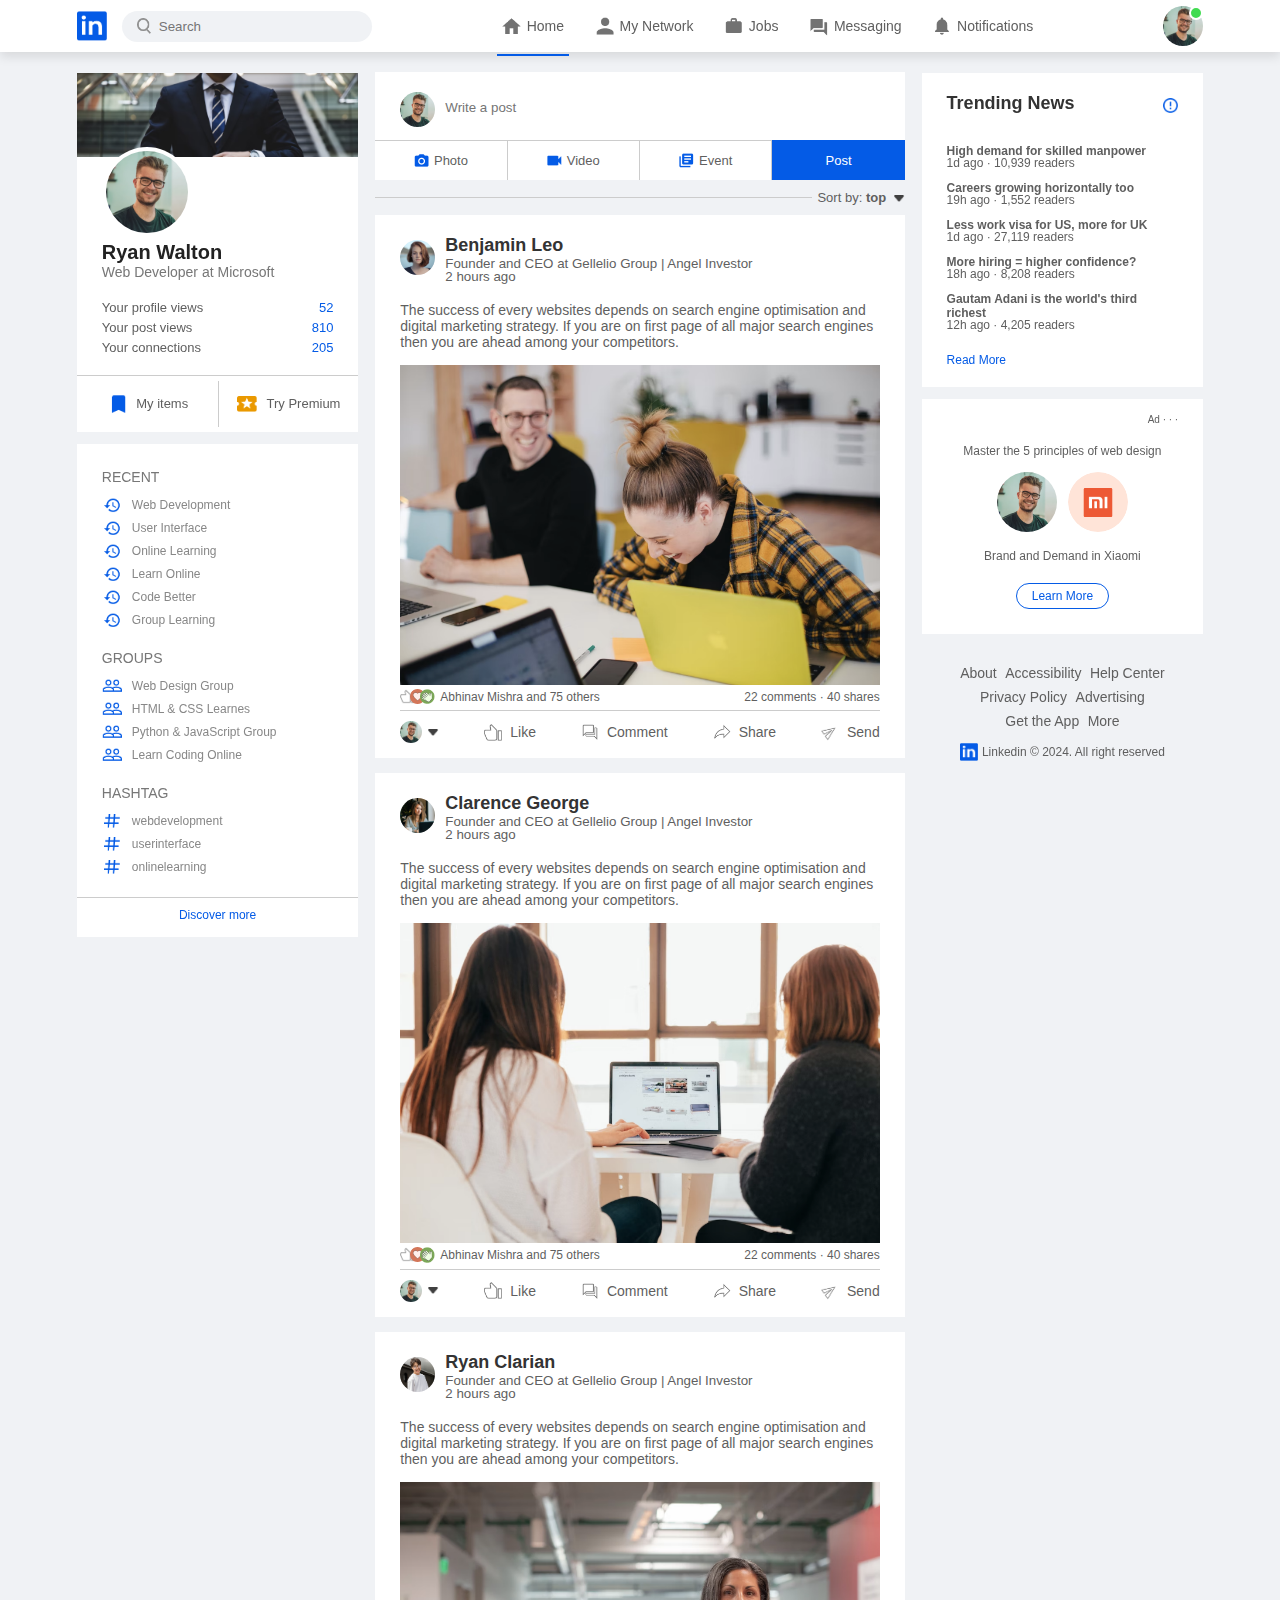
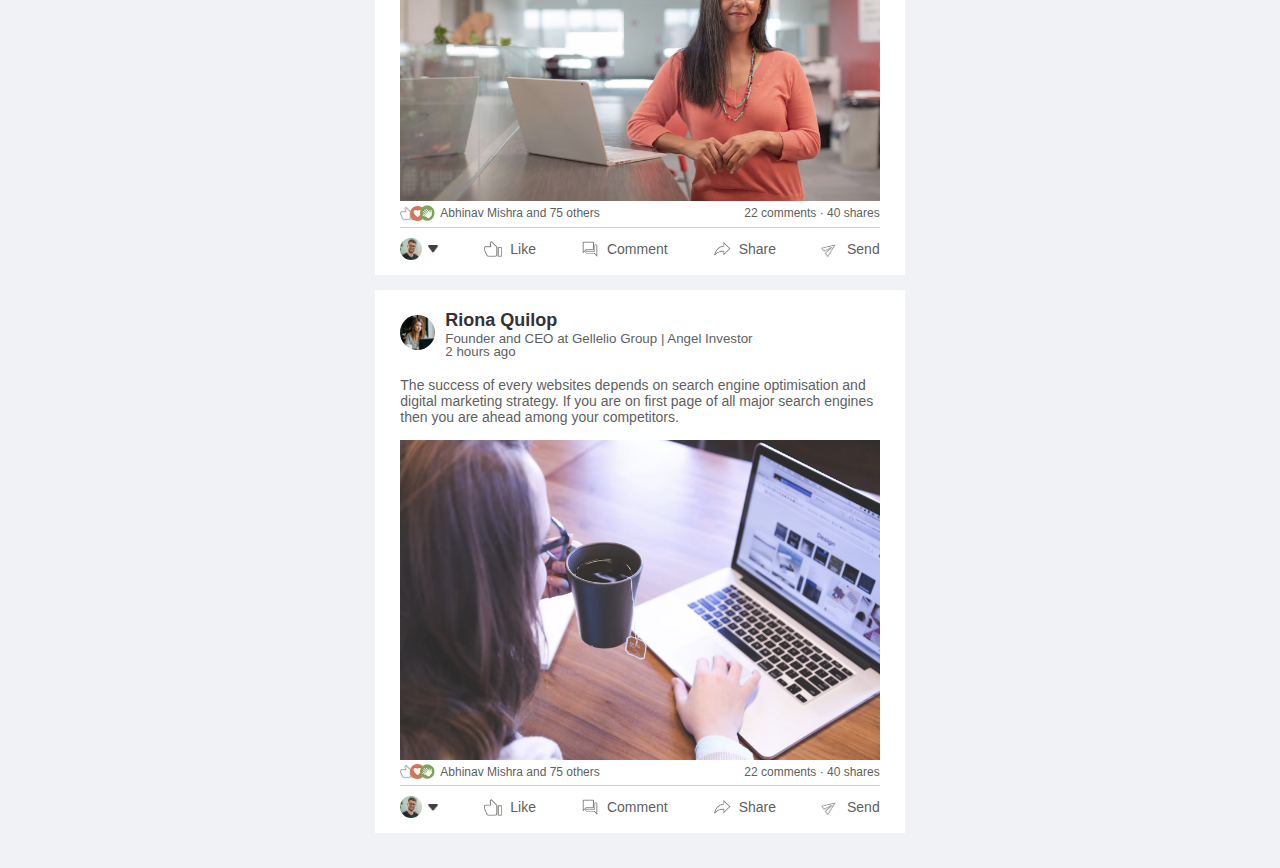
<file: linkedin/index.html>
<!DOCTYPE html>
<html lang="en">
<head>
    <meta charset="UTF-8">
    <meta name="viewport" content="width=device-width, initial-scale=1.0">
    <title>Linkedln</title>
    <link rel="stylesheet" href="style.css">
</head>
<body>
    <!-- ----------------start nav bar---------------- -->
    <nav class="navbar">
        <div class="navbar-left">
            <a href="index.html" class="logo"><img src="images/logo.png"></a>
            <div class="search-box">
                <img src="images/search.png">
                <input type="text" placeholder="Search">
            </div>
        </div>

        <div class="navbar-center">
            <ul>
                <li><a href="#" class="active-link"><img src="images/home.png"><span>Home</span></a></li>
                <li><a href="#"><img src="images/network.png"><span>My Network</span></a></li>
                <li><a href="#"><img src="images/jobs.png"><span>Jobs</span></a></li>
                <li><a href="#"><img src="images/message.png"><span>Messaging</span></a></li>
                <li><a href="#"><img src="images/notification.png"><span>Notifications</span></a></li>
            </ul>
        </div>

        <div class="navbar-right">
            <div class="online">
                <img src="images/user-1.png" class="nav-profile-img" onclick="toggleMenu()">
            </div>
        </div>
        <!------------------start profile drop-down menu------------------>
        <div id="profileMenu" class="profile-menu-wrap">
            <div class="profile-menu">
                <div class="user-info">
                    <img src="images/user-1.png">
                    <div>
                        <h3>Ryan Walton</h3>
                        <a href="profile.html">See your profile</a>
                    </div>
                </div>
                <hr>
                <a href="#" class="profile-menu-link">
                    <img src="images/feedback.png">
                    <p>Give Feedback</p>
                    <span>></span>
                </a>
                <a href="#" class="profile-menu-link">
                    <img src="images/setting.png">
                    <p>Settings & Privacy</p>
                    <span>></span>
                </a>
                <a href="#" class="profile-menu-link">
                    <img src="images/help.png">
                    <p>Help & Support</p>
                    <span>></span>
                </a>
                <a href="#" class="profile-menu-link">
                    <img src="images/display.png">
                    <p>Display & Accessibility</p>
                    <span>></span>
                </a>
                <a href="#" class="profile-menu-link">
                    <img src="images/logout.png">
                    <p>Logout</p>
                    <span>></span>
                </a>
            </div>
        </div>


        <!------------------end profile drop-down menu------------------>

    </nav>
    <!------------------end nav bar------------------>

    <div class="container">
        <!------------------start left-sidebar------------------>
        <div class="left-sidebar">
            <div class="sidebar-profile-box">
                <img src="images/cover-pic.png" width="100%">
                <div class="sidebar-profile-info">
                    <img src="images/user-1.png">
                    <h1>Ryan Walton</h1>
                    <h3>Web Developer at Microsoft</h3>
                    <ul>
                        <li>Your profile views<span>52</span></li>
                        <li>Your post views<span>810</span></li>
                        <li>Your connections<span>205</span></li>
                    </ul>
                </div>
                <div class="sidebar-profile-link">
                    <a href="#"><img src="images/items.png"> My items</a>
                    <a href="#"><img src="images/premium.png"> Try Premium</a>
                </div>
            </div>

            <div class="sidebar-activity" id="sidebarActivity">
                <h3>RECENT</h3>
                <a href="#"><img src="images/recent.png"> Web Development</a>
                <a href="#"><img src="images/recent.png"> User Interface</a>
                <a href="#"><img src="images/recent.png"> Online Learning</a>
                <a href="#"><img src="images/recent.png"> Learn Online</a>
                <a href="#"><img src="images/recent.png"> Code Better</a>
                <a href="#"><img src="images/recent.png"> Group Learning</a>
                <h3>GROUPS</h3>
                <a href="#"><img src="images/group.png"> Web Design Group</a>
                <a href="#"><img src="images/group.png"> HTML & CSS Learnes</a>
                <a href="#"><img src="images/group.png"> Python & JavaScript Group</a>
                <a href="#"><img src="images/group.png"> Learn Coding Online</a>
                <h3>HASHTAG</h3>
                <a href="#"><img src="images/hashtag.png"> webdevelopment</a>
                <a href="#"><img src="images/hashtag.png"> userinterface</a>
                <a href="#"><img src="images/hashtag.png"> onlinelearning</a>
                <div class="discover-more-link">
                    <a href="#">Discover more</a>
                </div>
            </div>
            <p id="showMoreLink" onclick="toggleActivity()">Show more <b>+</b></p>
        </div>
        <!------------------end left-sidebar------------------>

        <!------------------start main-content------------------>
        <div class="main-content">
            <div class="create-post">
                <div class="create-post-input">
                    <img src="images/user-1.png">
                    <textarea rows="2" placeholder="Write a post"></textarea>
                </div>
                <div class="create-post-links">
                    <li><img src="images/photo.png">Photo</li>
                    <li><img src="images/video.png">Video</li>
                    <li><img src="images/event.png">Event</li>
                    <li>Post</li>
                </div>
            </div>
            <div class="sort-by">
                <hr>
                <p>Sort by: <span>top <img src="images/down-arrow.png"></span></p>
            </div>

            <div class="post">
                <div class="post-author">
                    <img src="images/user-3.png">
                    <div>
                        <h1>Benjamin Leo</h1>
                        <small>Founder and CEO at Gellelio Group | Angel Investor</small>
                        <small>2 hours ago</small>
                    </div>
                </div>
                <p>The success of every websites depends on search engine optimisation and digital marketing strategy. If you are on first page of all major search engines then you are ahead among your competitors.</p>
                <img src="images/post-image-1.png" width="100%">

                <div class="post-stats">
                    <div>
                        <img src="images/thumbsup.png">
                        <img src="images/love.png">
                        <img src="images/clap.png">
                        <span class="liked-users">Abhinav Mishra and 75 others</span>
                    </div>
                    <div>
                        <span>22 comments &middot; 40 shares</span>
                    </div>
                </div>
                <div class="post-activity">
                    <div>
                        <img src="images/user-1.png" class="post-activity-user-icon">
                        <img src="images/down-arrow.png" class="post-activity-arrow-icon">
                    </div>
                    <div class="post-activity-link">
                        <img src="images/like.png">
                        <span>Like</span>
                    </div>
                    <div class="post-activity-link">
                        <img src="images/comment.png">
                        <span>Comment</span>
                    </div>
                    <div class="post-activity-link">
                        <img src="images/share.png">
                        <span>Share</span>
                    </div>
                    <div class="post-activity-link">
                        <img src="images/send.png">
                        <span>Send</span>
                    </div>
                </div>
            </div>
            <div class="post">
                <div class="post-author">
                    <img src="images/user-4.png">
                    <div>
                        <h1>Clarence George</h1>
                        <small>Founder and CEO at Gellelio Group | Angel Investor</small>
                        <small>2 hours ago</small>
                    </div>
                </div>
                <p>The success of every websites depends on search engine optimisation and digital marketing strategy. If you are on first page of all major search engines then you are ahead among your competitors.</p>
                <img src="images/post-image-2.png" width="100%">

                <div class="post-stats">
                    <div>
                        <img src="images/thumbsup.png">
                        <img src="images/love.png">
                        <img src="images/clap.png">
                        <span class="liked-users">Abhinav Mishra and 75 others</span>
                    </div>
                    <div>
                        <span>22 comments &middot; 40 shares</span>
                    </div>
                </div>
                <div class="post-activity">
                    <div>
                        <img src="images/user-1.png" class="post-activity-user-icon">
                        <img src="images/down-arrow.png" class="post-activity-arrow-icon">
                    </div>
                    <div class="post-activity-link">
                        <img src="images/like.png">
                        <span>Like</span>
                    </div>
                    <div class="post-activity-link">
                        <img src="images/comment.png">
                        <span>Comment</span>
                    </div>
                    <div class="post-activity-link">
                        <img src="images/share.png">
                        <span>Share</span>
                    </div>
                    <div class="post-activity-link">
                        <img src="images/send.png">
                        <span>Send</span>
                    </div>
                </div>
            </div>
            <div class="post">
                <div class="post-author">
                    <img src="images/user-5.png">
                    <div>
                        <h1>Ryan Clarian</h1>
                        <small>Founder and CEO at Gellelio Group | Angel Investor</small>
                        <small>2 hours ago</small>
                    </div>
                </div>
                <p>The success of every websites depends on search engine optimisation and digital marketing strategy. If you are on first page of all major search engines then you are ahead among your competitors.</p>
                <img src="images/post-image-3.png" width="100%">

                <div class="post-stats">
                    <div>
                        <img src="images/thumbsup.png">
                        <img src="images/love.png">
                        <img src="images/clap.png">
                        <span class="liked-users">Abhinav Mishra and 75 others</span>
                    </div>
                    <div>
                        <span>22 comments &middot; 40 shares</span>
                    </div>
                </div>
                <div class="post-activity">
                    <div>
                        <img src="images/user-1.png" class="post-activity-user-icon">
                        <img src="images/down-arrow.png" class="post-activity-arrow-icon">
                    </div>
                    <div class="post-activity-link">
                        <img src="images/like.png">
                        <span>Like</span>
                    </div>
                    <div class="post-activity-link">
                        <img src="images/comment.png">
                        <span>Comment</span>
                    </div>
                    <div class="post-activity-link">
                        <img src="images/share.png">
                        <span>Share</span>
                    </div>
                    <div class="post-activity-link">
                        <img src="images/send.png">
                        <span>Send</span>
                    </div>
                </div>
            </div>
            <div class="post">
                <div class="post-author">
                    <img src="images/user-4.png">
                    <div>
                        <h1>Riona Quilop</h1>
                        <small>Founder and CEO at Gellelio Group | Angel Investor</small>
                        <small>2 hours ago</small>
                    </div>
                </div>
                <p>The success of every websites depends on search engine optimisation and digital marketing strategy. If you are on first page of all major search engines then you are ahead among your competitors.</p>
                <img src="images/post-image-4.png" width="100%">

                <div class="post-stats">
                    <div>
                        <img src="images/thumbsup.png">
                        <img src="images/love.png">
                        <img src="images/clap.png">
                        <span class="liked-users">Abhinav Mishra and 75 others</span>
                    </div>
                    <div>
                        <span>22 comments &middot; 40 shares</span>
                    </div>
                </div>
                <div class="post-activity">
                    <div>
                        <img src="images/user-1.png" class="post-activity-user-icon">
                        <img src="images/down-arrow.png" class="post-activity-arrow-icon">
                    </div>
                    <div class="post-activity-link">
                        <img src="images/like.png">
                        <span>Like</span>
                    </div>
                    <div class="post-activity-link">
                        <img src="images/comment.png">
                        <span>Comment</span>
                    </div>
                    <div class="post-activity-link">
                        <img src="images/share.png">
                        <span>Share</span>
                    </div>
                    <div class="post-activity-link">
                        <img src="images/send.png">
                        <span>Send</span>
                    </div>
                </div>
            </div>

        </div>
        <!------------------end main-content------------------>

        <!------------------start right-sidebar------------------>
        <div class="right-sidebar">
            <div class="sidebar-news">
                <img src="images/more.png" class="info-icon">
                <h3>Trending News</h3>
                <a href="#">High demand for skilled manpower</a>
                <span>1d ago &middot; 10,939 readers</span>

                <a href="#">Careers growing horizontally too</a>
                <span>19h ago &middot; 1,552 readers</span>

                <a href="#">Less work visa for US, more for UK</a>
                <span>1d ago &middot; 27,119 readers</span>

                <a href="#">More hiring = higher confidence?</a>
                <span>18h ago &middot; 8,208 readers</span>

                <a href="#">Gautam Adani is the world's third richest</a>
                <span>12h ago &middot; 4,205 readers</span>

                <a href="#" class="read-more-link">Read More</a>
            </div>
            <div class="sidebar-ad">    
                <small>Ad &middot; &middot; &middot;</small>
                <p>Master the 5 principles of web design</p>
                <div>
                    <img src="images/user-1.png">
                    <img src="images/mi-logo.png">
                </div>
                <b>Brand and Demand in Xiaomi</b>
                <a href="#" class="ad-link">Learn More</a>
            </div>
            <div class="sidebar-useful-links">
                <a href="#">About</a>
                <a href="#">Accessibility</a>
                <a href="#">Help Center</a>
                <a href="#">Privacy Policy</a>
                <a href="#">Advertising</a>
                <a href="#">Get the App</a>
                <a href="#">More</a>

                <div class="copyright-msg">
                    <img src="images/logo.png">
                    <p>Linkedin &#169; 2024. All right reserved</p>
                </div>
            </div>
        </div>
        <!------------------end right-sidebar------------------>

    </div>

    <script>
        let profileMenu = document.getElementById("profileMenu");

        function toggleMenu() {
            profileMenu.classList.toggle("open-menu");
        }

    </script>

    <script>

        let sideActivity = document.getElementById("sidebarActivity");
        let moreLink = document.getElementById("showMoreLink");

        function toggleActivity() {
            sideActivity.classList.toggle("open-activity");

            if(sideActivity.classList.contains("open-activity")){
                moreLink.innerHTML = "Show less <b>-</b>";
            }else {
                moreLink.innerHTML = "Show more <b>+</b>";
            }
        }

    </script>

</body>
</html>
</file>
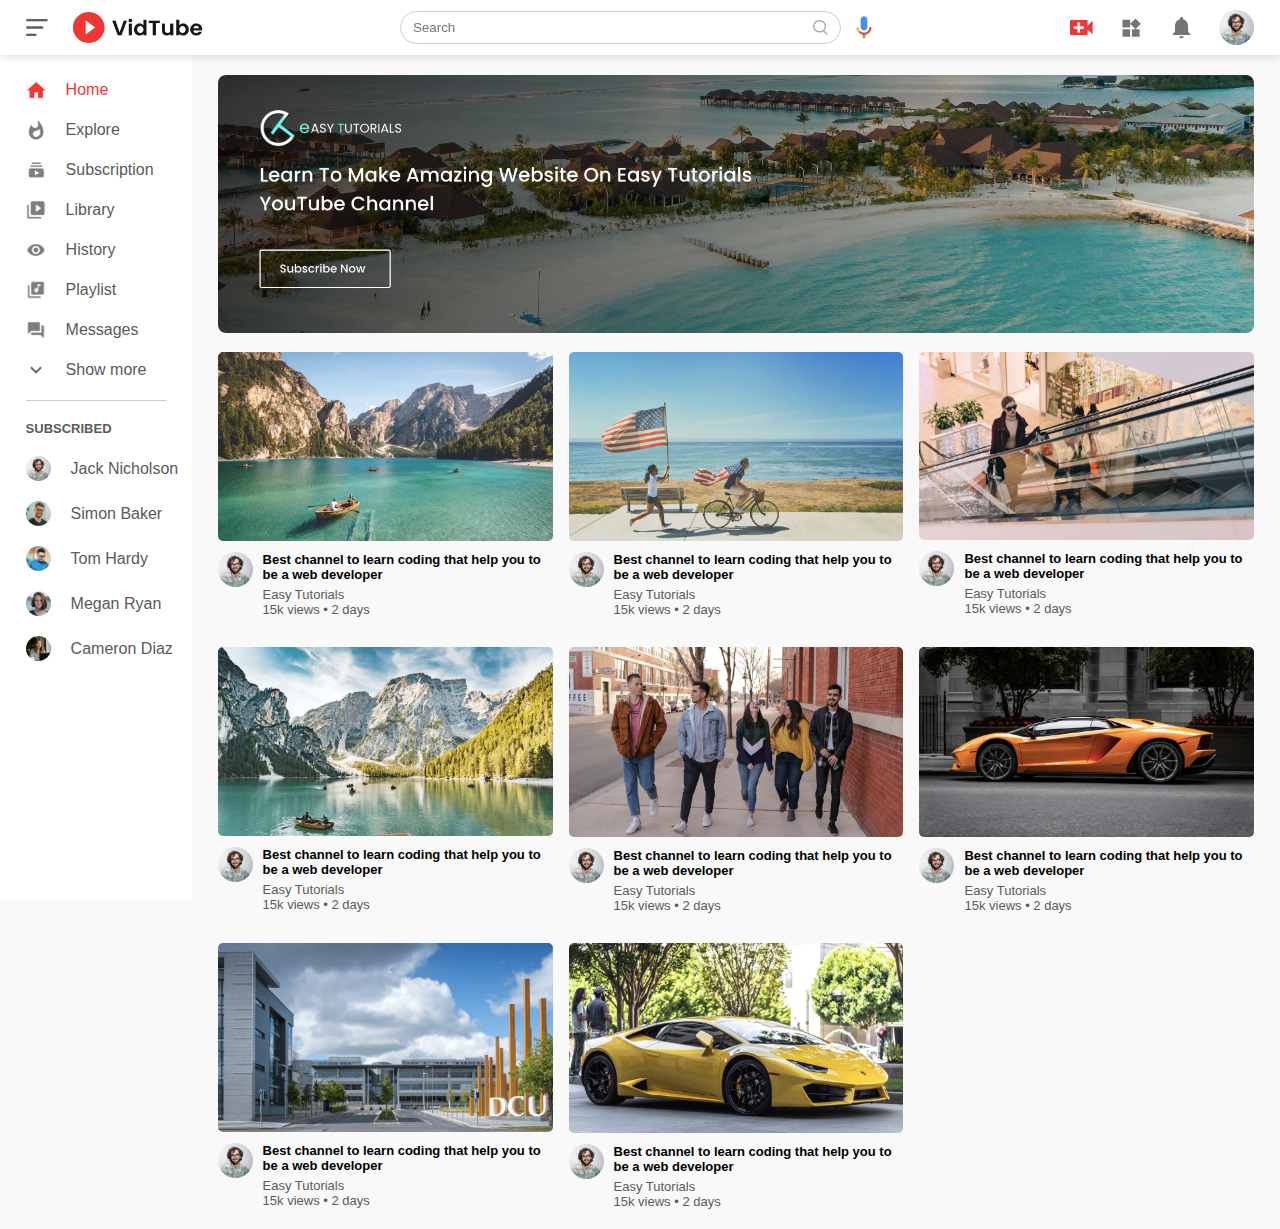
<file: Youtube/index.html>
<!DOCTYPE html>
<html lang="en">
<head>
    <meta charset="UTF-8">
    <meta name="viewport" content="width=device-width, initial-scale=1.0">
    <title>Youtube</title>
    <link rel="stylesheet" href="style.css">
</head>
<body>
    <nav class="flex-div">
        <div class="nav-left flex-div">
            <img src="images/menu.png" class="menu-icon">
            <img src="images/logo.png" class="logo">
        </div>
        <div class="nav-middle flex-div">
            <div class="search-box flex-div">
                <input type="text" placeholder="Search">
                <img src="images/search.png">
            </div>
            <img src="images/voice-search.png" class="mic-icon">
        </div>
        <div class="nav-right flex-div">
            <img src="images/upload.png">
            <img src="images/more.png">
            <img src="images/notification.png">
            <img src="images/Jack.png" class="user-icon">
        </div>
    </nav>
    <!-------------start side bar------------->
    <div class="sidebar">
        <div class="shortcut-links">
            <a href="#"><img src="images/home.png"><p>Home</p></a>
            <a href="#"><img src="images/explore.png"><p>Explore</p></a>
            <a href="#"><img src="images/subscriprion.png"><p>Subscription</p></a>
            <a href="#"><img src="images/library.png"><p>Library</p></a>
            <a href="#"><img src="images/history.png"><p>History</p></a>
            <a href="#"><img src="images/playlist.png"><p>Playlist</p></a>
            <a href="#"><img src="images/messages.png"><p>Messages</p></a>
            <a href="#"><img src="images/show-more.png"><p>Show more</p></a>
            <hr>
        </div>
        <div class="subscribed-list">
            <h3>SUBSCRIBED</h3>
            <a href="#"><img src="images/Jack.png"><p>Jack Nicholson</p></a>
            <a href="#"><img src="images/simon.png"><p>Simon Baker</p></a>
            <a href="#"><img src="images/tom.png"><p>Tom Hardy</p></a>
            <a href="#"><img src="images/megan.png"><p>Megan Ryan</p></a>
            <a href="#"><img src="images/cameron.png"><p>Cameron Diaz</p></a>
        </div>
    </div>    
    <!-------------end side bar------------->

    <!-------------strt main------------->
    <div class="container">
        <div class="banner">
            <img src="images/banner.png">
        </div>
        <div class="list-container">
            <div class="vid-list">
                <img src="images/thumbnail1.png" class="thumbnail">
                <div class="flex-div">
                    <img src="images/Jack.png">
                    <div class="vid-info">
                        <a href="#">Best channel to learn coding that help you to be a web developer</a>
                        <p>Easy Tutorials</p>
                        <p>15k views &bull; 2 days</p>

                    </div>
                </div>
            </div>
            <div class="vid-list">
                <img src="images/thumbnail2.png" class="thumbnail">
                <div class="flex-div">
                    <img src="images/Jack.png">
                    <div class="vid-info">
                        <a href="#">Best channel to learn coding that help you to be a web developer</a>
                        <p>Easy Tutorials</p>
                        <p>15k views &bull; 2 days</p>

                    </div>
                </div>
            </div>
            <div class="vid-list">
                <img src="images/thumbnail3.png" class="thumbnail">
                <div class="flex-div">
                    <img src="images/Jack.png">
                    <div class="vid-info">
                        <a href="#">Best channel to learn coding that help you to be a web developer</a>
                        <p>Easy Tutorials</p>
                        <p>15k views &bull; 2 days</p>

                    </div>
                </div>
            </div>
            <div class="vid-list">
                <img src="images/thumbnail4.png" class="thumbnail">
                <div class="flex-div">
                    <img src="images/Jack.png">
                    <div class="vid-info">
                        <a href="#">Best channel to learn coding that help you to be a web developer</a>
                        <p>Easy Tutorials</p>
                        <p>15k views &bull; 2 days</p>

                    </div>
                </div>
            </div>
            <div class="vid-list">
                <img src="images/thumbnail5.png" class="thumbnail">
                <div class="flex-div">
                    <img src="images/Jack.png">
                    <div class="vid-info">
                        <a href="#">Best channel to learn coding that help you to be a web developer</a>
                        <p>Easy Tutorials</p>
                        <p>15k views &bull; 2 days</p>

                    </div>
                </div>
            </div>
            <div class="vid-list">
                <img src="images/thumbnail6.png" class="thumbnail">
                <div class="flex-div">
                    <img src="images/Jack.png">
                    <div class="vid-info">
                        <a href="#">Best channel to learn coding that help you to be a web developer</a>
                        <p>Easy Tutorials</p>
                        <p>15k views &bull; 2 days</p>

                    </div>
                </div>
            </div>
            <div class="vid-list">
                <img src="images/thumbnail7.png" class="thumbnail">
                <div class="flex-div">
                    <img src="images/Jack.png">
                    <div class="vid-info">
                        <a href="#">Best channel to learn coding that help you to be a web developer</a>
                        <p>Easy Tutorials</p>
                        <p>15k views &bull; 2 days</p>

                    </div>
                </div>
            </div>
            <div class="vid-list">
                <img src="images/thumbnail8.png" class="thumbnail">
                <div class="flex-div">
                    <img src="images/Jack.png">
                    <div class="vid-info">
                        <a href="#">Best channel to learn coding that help you to be a web developer</a>
                        <p>Easy Tutorials</p>
                        <p>15k views &bull; 2 days</p>

                    </div>
                </div>
            </div>

        </div>
    </div>
    <!-------------end main------------->

    <script src="script.js"></script>
</body>
</html>
</file>
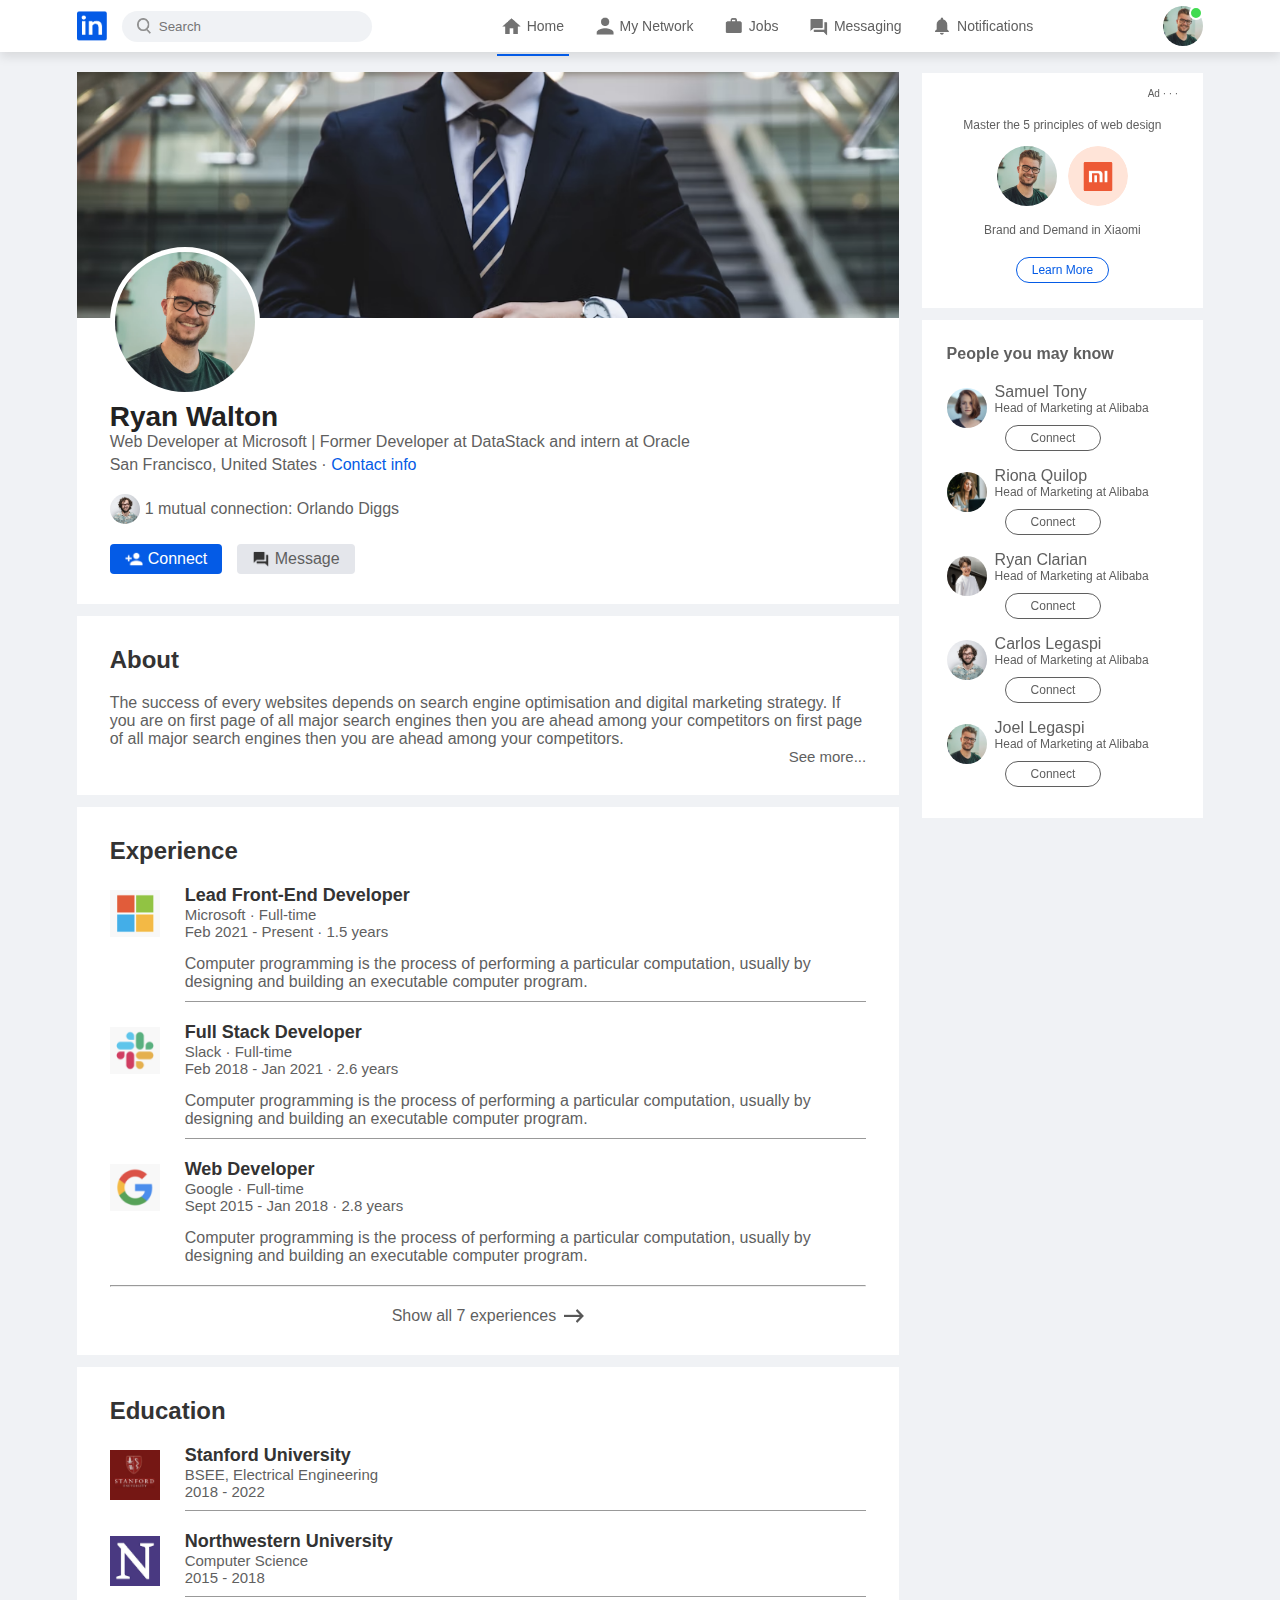
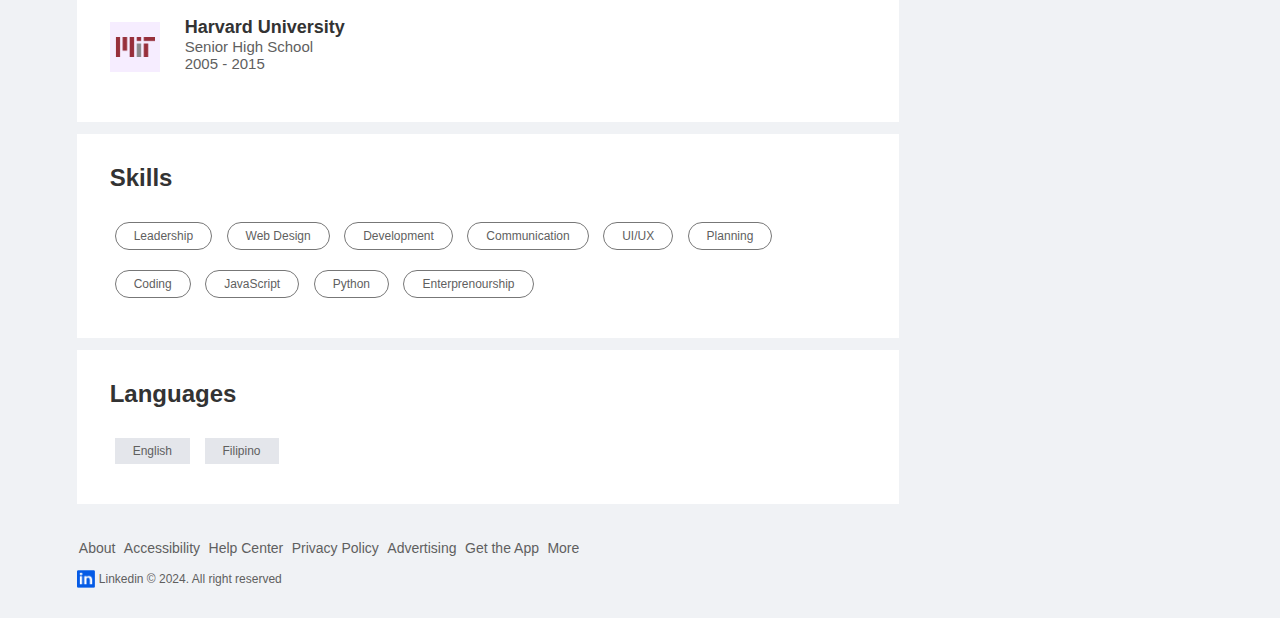
<file: linkedin/profile.html>
<!DOCTYPE html>
<html lang="en">
<head>
    <meta charset="UTF-8">
    <meta name="viewport" content="width=device-width, initial-scale=1.0">
    <title>Linkedln</title>
    <link rel="stylesheet" href="style.css">
</head>
<body>
    <!-- ----------------start nav bar---------------- -->
    <nav class="navbar">
        <div class="navbar-left">
            <a href="index.html" class="logo"><img src="images/logo.png"></a>
            <div class="search-box">
                <img src="images/search.png">
                <input type="text" placeholder="Search">
            </div>
        </div>

        <div class="navbar-center">
            <ul>
                <li><a href="#" class="active-link"><img src="images/home.png"><span>Home</span></a></li>
                <li><a href="#"><img src="images/network.png"><span>My Network</span></a></li>
                <li><a href="#"><img src="images/jobs.png"><span>Jobs</span></a></li>
                <li><a href="#"><img src="images/message.png"><span>Messaging</span></a></li>
                <li><a href="#"><img src="images/notification.png"><span>Notifications</span></a></li>
            </ul>
        </div>

        <div class="navbar-right">
            <div class="online">
                <img src="images/user-1.png" class="nav-profile-img" onclick="toggleMenu()">
            </div>
        </div>
        <!------------------start profile drop-down menu------------------>
        <div id="profileMenu" class="profile-menu-wrap">
            <div class="profile-menu">
                <div class="user-info">
                    <img src="images/user-1.png">
                    <div>
                        <h3>Ryan Walton</h3>
                        <a href="profile.html">See your profile</a>
                    </div>
                </div>
                <hr>
                <a href="#" class="profile-menu-link">
                    <img src="images/feedback.png">
                    <p>Give Feedback</p>
                    <span>></span>
                </a>
                <a href="#" class="profile-menu-link">
                    <img src="images/setting.png">
                    <p>Settings & Privacy</p>
                    <span>></span>
                </a>
                <a href="#" class="profile-menu-link">
                    <img src="images/help.png">
                    <p>Help & Support</p>
                    <span>></span>
                </a>
                <a href="#" class="profile-menu-link">
                    <img src="images/display.png">
                    <p>Display & Accessibility</p>
                    <span>></span>
                </a>
                <a href="#" class="profile-menu-link">
                    <img src="images/logout.png">
                    <p>Logout</p>
                    <span>></span>
                </a>
            </div>
        </div>
        <!------------------end profile drop-down menu------------------>

    </nav>
    <!------------------end nav bar------------------>

    <!------------------start container profile main------------------>
    <div class="container">
        <div class="profile-main">
            <div class="profile-container">
                <img src="images/cover-pic.png" width="100%">
                <div class="profile-container-inner">
                    <img src="images/user-1.png" class="profile-pic">
                    <h1>Ryan Walton</h1>
                    <b>Web Developer at Microsoft | Former Developer at DataStack and intern at Oracle</b>
                    <p>San Francisco, United States &middot; <a href="#">Contact info</a></p>

                    <div class="mutual-connection">
                        <img src="images/user-2.png">
                        <span>1 mutual connection: Orlando Diggs</span>
                    </div>
                    <div class="profile-btn">
                        <a href="#" class="primary-btn"><img src="images/connect.png">Connect</a>
                        <a href="#"><img src="images/chat.png">Message</a>
                    </div>
                </div>
            </div>
            <div class="profile-description">
                <h2>About</h2>
                <p>The success of every websites depends on search engine optimisation and digital marketing strategy. If you are on first page of all major search engines then you are ahead among your competitors on first page of all major search engines then you are ahead among your competitors.</p>
                <a href="#" class="see-more-link">See more...</a>
            </div>
            <div class="profile-description">
                <h2>Experience</h2>
                <div class="profile-desc-row">
                    <img src="images/microsoft.png">
                    <div>
                        <h3>Lead Front-End Developer</h3>
                        <b>Microsoft &middot; Full-time</b>
                        <b>Feb 2021 - Present &middot; 1.5 years</b>
                        <p>Computer programming is the process of performing a particular computation, usually by designing and building an executable computer program.</p>
                        <hr>
                    </div>
                </div>
                <div class="profile-desc-row">
                    <img src="images/slack.png">
                    <div>
                        <h3>Full Stack Developer</h3>
                        <b>Slack &middot; Full-time</b>
                        <b>Feb 2018 - Jan 2021 &middot; 2.6 years</b>
                        <p>Computer programming is the process of performing a particular computation, usually by designing and building an executable computer program.</p>
                        <hr>
                    </div>
                </div>
                <div class="profile-desc-row">
                    <img src="images/google.png">
                    <div>
                        <h3>Web Developer</h3>
                        <b>Google &middot; Full-time</b>
                        <b>Sept 2015 - Jan 2018 &middot; 2.8 years</b>
                        <p>Computer programming is the process of performing a particular computation, usually by designing and building an executable computer program.</p>
                    </div>
                </div>
                <hr>
                <a href="#" class="experience-link">Show all 7 experiences <img src="images/right-arrow.png"></a>
            </div>
            <div class="profile-description">
                <h2>Education</h2>
                <div class="profile-desc-row">
                    <img src="images/stanford.png" alt="">
                    <div>
                        <h3>Stanford University</h3>
                        <b>BSEE, Electrical Engineering</b>
                        <b>2018 - 2022</b>
                        <hr>
                    </div>
                </div>
                <div class="profile-desc-row">
                    <img src="images/north.png" alt="">
                    <div>
                        <h3>Northwestern University</h3>
                        <b>Computer Science</b>
                        <b>2015 - 2018</b>
                        <hr>
                    </div>
                </div>
                <div class="profile-desc-row">
                    <img src="images/mit.png" alt="">
                    <div>
                        <h3>Harvard University</h3>
                        <b>Senior High School</b>
                        <b>2005 - 2015</b>
                    </div>
                </div>
            </div>
            <div class="profile-description">
                <H2>Skills</H2>
                <a href="#" class="skills-btn">Leadership</a>
                <a href="#" class="skills-btn">Web Design</a>
                <a href="#" class="skills-btn">Development</a>
                <a href="#" class="skills-btn">Communication</a>
                <a href="#" class="skills-btn">UI/UX</a>
                <a href="#" class="skills-btn">Planning</a>
                <a href="#" class="skills-btn">Coding</a>
                <a href="#" class="skills-btn">JavaScript</a>
                <a href="#" class="skills-btn">Python</a>
                <a href="#" class="skills-btn">Enterprenourship</a>
            </div>
            <div class="profile-description">
                <H2>Languages</H2>
                <a href="#" class="language-btn">English</a>
                <a href="#" class="language-btn">Filipino</a>
            </div>
        </div>

        <div class="profile-sidebar">
            <div class="sidebar-ad">    
                <small>Ad &middot; &middot; &middot;</small>
                <p>Master the 5 principles of web design</p>
                <div>
                    <img src="images/user-1.png">
                    <img src="images/mi-logo.png">
                </div>
                <b>Brand and Demand in Xiaomi</b>
                <a href="#" class="ad-link">Learn More</a>
            </div>
            <div class="sidebar-people">
                <h3>People you may know</h3>
                <div class="sidebar-people-row">
                    <img src="images/user-3.png">
                    <div>
                        <h2>Samuel Tony</h2>
                        <p>Head of Marketing at Alibaba</p>
                        <a href="#">Connect</a>
                    </div>
                </div>
                <div class="sidebar-people-row">
                    <img src="images/user-4.png">
                    <div>
                        <h2>Riona Quilop</h2>
                        <p>Head of Marketing at Alibaba</p>
                        <a href="#">Connect</a>
                    </div>
                </div>
                <div class="sidebar-people-row">
                    <img src="images/user-5.png">
                    <div>
                        <h2>Ryan Clarian</h2>
                        <p>Head of Marketing at Alibaba</p>
                        <a href="#">Connect</a>
                    </div>
                </div>
                <div class="sidebar-people-row">
                    <img src="images/user-2.png">
                    <div>
                        <h2>Carlos Legaspi</h2>
                        <p>Head of Marketing at Alibaba</p>
                        <a href="#">Connect</a>
                    </div>
                </div>
                <div class="sidebar-people-row">
                    <img src="images/user-1.png">
                    <div>
                        <h2>Joel Legaspi</h2>
                        <p>Head of Marketing at Alibaba</p>
                        <a href="#">Connect</a>
                    </div>
                </div>
            </div>
        </div>
    </div>
    <!------------------end container profile main------------------>
    <div class="profile-footer">
        <div class="sidebar-useful-links">
            <a href="#">About</a>
            <a href="#">Accessibility</a>
            <a href="#">Help Center</a>
            <a href="#">Privacy Policy</a>
            <a href="#">Advertising</a>
            <a href="#">Get the App</a>
            <a href="#">More</a>

            <div class="copyright-msg">
                <img src="images/logo.png">
                <p>Linkedin &#169; 2024. All right reserved</p>
            </div>
        </div>
    </div>

    <script>
        let profileMenu = document.getElementById("profileMenu");

        function toggleMenu() {
            profileMenu.classList.toggle("open-menu");
        }

    </script>

</body>
</html>
</file>
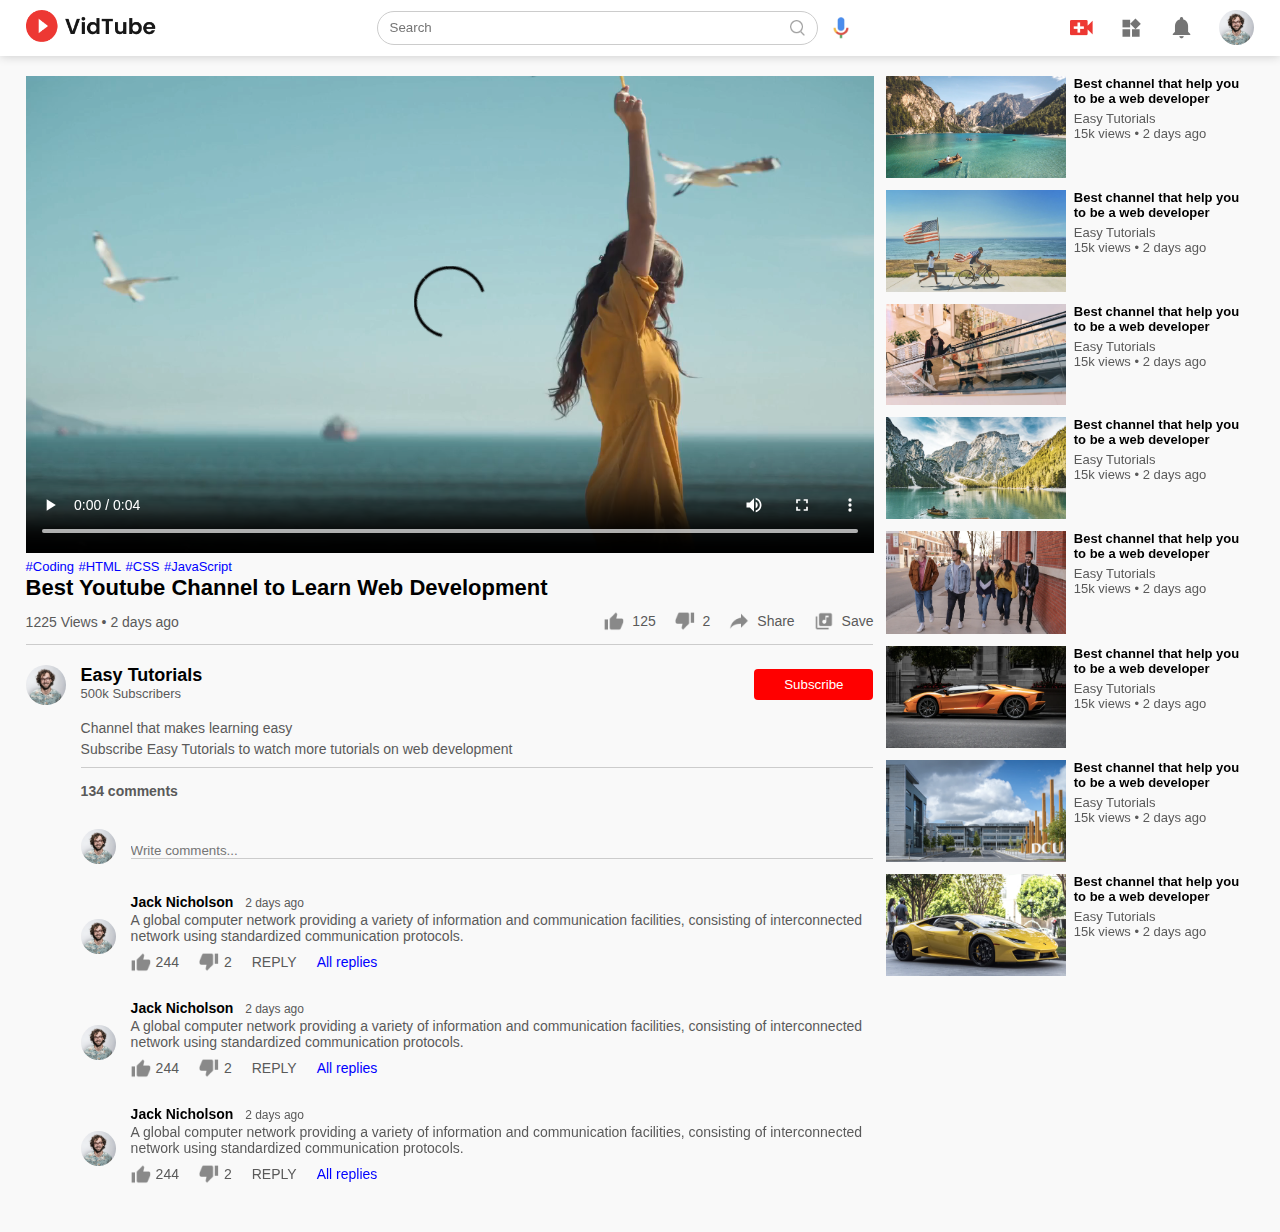
<file: Youtube/play-video.html>
<!DOCTYPE html>
<html lang="en">
<head>
    <meta charset="UTF-8">
    <meta name="viewport" content="width=device-width, initial-scale=1.0">
    <title>Play Video</title>
    <link rel="stylesheet" href="style.css">
</head>
<body>
    <nav class="flex-div">
        <div class="nav-left flex-div">
            <img src="images/menu.png" class="menu-icon hide-menu">
            <a href="index.html"><img src="images/logo.png" class="logo"></a>
        </div>
        <div class="nav-middle flex-div">
            <div class="search-box flex-div">
                <input type="text" placeholder="Search">
                <img src="images/search.png">
            </div>
            <img src="images/voice-search.png" class="mic-icon">
        </div>
        <div class="nav-right flex-div">
            <img src="images/upload.png">
            <img src="images/more.png">
            <img src="images/notification.png">
            <img src="images/Jack.png" class="user-icon">
        </div>
    </nav>

    <div class="container play-container">
        <div class="row">
            <div class="play-video">
                <video controls autoplay>
                    <source src="images/video.mp4" type="video/mp4">
                </video>
                <div class="tags">
                    <a href="#">#Coding</a> <a href="#">#HTML</a> <a href="#">#CSS</a> <a href="#">#JavaScript</a>
                </div>
                <h3>Best Youtube Channel to Learn Web Development</h3>
                <div class="play-video-info">
                    <p>1225 Views &bull; 2 days ago</p>
                    <div>
                        <a href="#"><img src="images/like.png">125</a>
                        <a href="#"><img src="images/dislike.png">2</a>
                        <a href="#"><img src="images/share.png">Share</a>
                        <a href="#"><img src="images/save.png">Save</a>
                    </div>
                </div>
                <hr>
                <div class="publisher">
                    <img src="images/Jack.png">
                    <div>
                        <p>Easy Tutorials</p>
                        <span>500k Subscribers</span>
                    </div>
                    <button type="button">Subscribe</button>
                </div>
                <div class="vid-description">
                    <p>Channel that makes learning easy</p>
                    <p>Subscribe Easy Tutorials to watch more tutorials on web development</p>
                    <hr>
                    <h4>134 comments</h4>
                    <div class="add-comment">
                        <img src="images/Jack.png">
                        <input type="text" placeholder="Write comments...">
                    </div>
                    <div class="old-comment">
                        <img src="images/Jack.png">
                        <div>
                            <h3>Jack Nicholson <span>2 days ago</span></h3>
                            <p>A global computer network providing a variety of information and communication facilities, consisting of interconnected network using standardized communication protocols.</p>
                            <div class="acomment-action">
                                <img src="images/like.png">
                                <span>244</span>
                                <img src="images/dislike.png">
                                <span>2</span>
                                <span>REPLY</span>
                                <a href="#">All replies</a>
                            </div>
                        </div>
                    </div>
                    <div class="old-comment">
                        <img src="images/Jack.png">
                        <div>
                            <h3>Jack Nicholson <span>2 days ago</span></h3>
                            <p>A global computer network providing a variety of information and communication facilities, consisting of interconnected network using standardized communication protocols.</p>
                            <div class="acomment-action">
                                <img src="images/like.png">
                                <span>244</span>
                                <img src="images/dislike.png">
                                <span>2</span>
                                <span>REPLY</span>
                                <a href="#">All replies</a>
                            </div>
                        </div>
                    </div>
                    <div class="old-comment">
                        <img src="images/Jack.png">
                        <div>
                            <h3>Jack Nicholson <span>2 days ago</span></h3>
                            <p>A global computer network providing a variety of information and communication facilities, consisting of interconnected network using standardized communication protocols.</p>
                            <div class="acomment-action">
                                <img src="images/like.png">
                                <span>244</span>
                                <img src="images/dislike.png">
                                <span>2</span>
                                <span>REPLY</span>
                                <a href="#">All replies</a>
                            </div>
                        </div>
                    </div>

                </div>


            </div>
            <div class="right-sidebar">
                <div class="side-video-list">
                    <a href="play-video.html" class="small-thumbnail"><img src="images/thumbnail1.png"></a>
                    <div class="vid-info">
                        <a href="play-video.html">Best channel that help you to be a web developer</a>
                        <p>Easy Tutorials</p>
                        <p>15k views &bull; 2 days ago</p>
                    </div>
                </div>
                <div class="side-video-list">
                    <a href="#" class="small-thumbnail"><img src="images/thumbnail2.png"></a>
                    <div class="vid-info">
                        <a href="#">Best channel that help you to be a web developer</a>
                        <p>Easy Tutorials</p>
                        <p>15k views &bull; 2 days ago</p>
                    </div>
                </div>
                <div class="side-video-list">
                    <a href="#" class="small-thumbnail"><img src="images/thumbnail3.png"></a>
                    <div class="vid-info">
                        <a href="#">Best channel that help you to be a web developer</a>
                        <p>Easy Tutorials</p>
                        <p>15k views &bull; 2 days ago</p>
                    </div>
                </div>
                <div class="side-video-list">
                    <a href="#" class="small-thumbnail"><img src="images/thumbnail4.png"></a>
                    <div class="vid-info">
                        <a href="#">Best channel that help you to be a web developer</a>
                        <p>Easy Tutorials</p>
                        <p>15k views &bull; 2 days ago</p>
                    </div>
                </div>
                <div class="side-video-list">
                    <a href="#" class="small-thumbnail"><img src="images/thumbnail5.png"></a>
                    <div class="vid-info">
                        <a href="#">Best channel that help you to be a web developer</a>
                        <p>Easy Tutorials</p>
                        <p>15k views &bull; 2 days ago</p>
                    </div>
                </div>
                <div class="side-video-list">
                    <a href="#" class="small-thumbnail"><img src="images/thumbnail6.png"></a>
                    <div class="vid-info">
                        <a href="#">Best channel that help you to be a web developer</a>
                        <p>Easy Tutorials</p>
                        <p>15k views &bull; 2 days ago</p>
                    </div>
                </div>
                <div class="side-video-list">
                    <a href="#" class="small-thumbnail"><img src="images/thumbnail7.png"></a>
                    <div class="vid-info">
                        <a href="#">Best channel that help you to be a web developer</a>
                        <p>Easy Tutorials</p>
                        <p>15k views &bull; 2 days ago</p>
                    </div>
                </div>
                <div class="side-video-list">
                    <a href="#" class="small-thumbnail"><img src="images/thumbnail8.png"></a>
                    <div class="vid-info">
                        <a href="#">Best channel that help you to be a web developer</a>
                        <p>Easy Tutorials</p>
                        <p>15k views &bull; 2 days ago</p>
                    </div>
                </div>

            </div>
        </div>
    </div>






    <script src="script.js"></script>
</body>
</html>
</file>
<file: linkedin/style.css>
*{
    margin: 0;
    padding: 0;
    font-family: 'Poppins', sans-serif;
    box-sizing: border-box;
}

body {
    background: #f0f2f5; /* --original */
    /* background: #20252e; */
    color: #5f5f5f;
}

a{
    text-decoration: none;
    color: #5f5f5f;
}

/* -----------start nav bar----------- */
.navbar{
    display: flex;
    align-items: center;
    justify-content: space-between;
    background: #fff;
    padding: 6px 6%;
    position: sticky;
    top: 0;
    z-index: 100;
    box-shadow: 0 5px 10px rgba(0, 0, 0 , 0.1);
}

.logo img{
    width: 30px;
    margin-right: 15px;
    display: block;
}

.navbar-center ul li {
    display: inline-block;
    list-style: none;
}

.navbar-center ul li a {
    display: flex;
    align-items: center;
    font-size: 14px;
    margin: 5px 8px;
    padding-right: 5px;
    position: relative;
}

.navbar-center ul li a img {
    width: 30px;
}

.navbar-center ul li a::after {
    content: '';
    width: 0;
    height: 2px;
    background: #045be6;
    position: absolute;
    bottom: -15px;
    transition: with 0.3s;
}

.navbar-center ul li a:hover::after, 
.navbar-center ul li a.active-link::after {
    width: 100%;
}

.nav-profile-img {
    width: 40px;
    border-radius: 50%;
    display: block;
    cursor: pointer;
    position: relative;
}

.online {
    position: relative;
}

.online::after {
    content: '';
    width: 10px;
    height: 10px;
    border: 2px solid #fff;
    border-radius: 50%;
    right: 0px;
    top: 0px;
    background: #41db51;
    position: absolute;
}

.search-box {
    background: #f0f2f5;
    width: 250px;
    border-radius: 20px;
    display: flex;
    align-items: center;
    padding: 0 15px;
}

.navbar-left {
    display: flex;
    align-items: center;
}

.search-box img {
    width: 14px;
}

.search-box input {
    width: 100%;
    background: transparent;
    padding: 8px;
    outline: none;
    border: 0;
}
/* -----------end nav bar----------- */

.container {
    padding: 20px 6%;
    display: flex;
    flex-wrap: wrap;
    justify-content: space-between;
}

/* -----------start left-sidebar----------- */
.left-sidebar {
    flex-basis: 25%;
    align-self: flex-start;
    position: sticky;
    top: 73px;
}
.sidebar-profile-box {
    background: #fff;
    /* border-radius: 8px; */
}
.sidebar-profile-info {
    padding: 0 25px;
}
.sidebar-profile-info img {
    width: 90px;
    border-radius: 50%;
    background: #fff;
    padding: 4px;
    margin-top: -14px;
}
.sidebar-profile-info h1 {
    font-size: 20px;
    font-weight: 600;
    color: #222;
}
.sidebar-profile-info h3 {
    font-size: 14px;
    font-weight: 500;
    color: #777;
}
.sidebar-profile-info ul {
    list-style: none;
    margin: 20px 0;
}
.sidebar-profile-info ul li{
    width: 100%;
    margin: 5px 0;
    font-size: 13px;
}
.sidebar-profile-info ul li span{
    float: right;
    color: #045be6;
}
.sidebar-profile-link {
    display: flex;
    align-items: center;
    border-top: 1px solid #ccc;
}
.sidebar-profile-link a{
    flex-basis: 50%;
    display: flex;
    align-items: center;
    justify-content: center;
    padding: 15px 0;
    font-size: 13px;
    border-left: 1px solid #ccc;
}
.sidebar-profile-link a:first-child {
    border-left: 0;
}
.sidebar-profile-link a img {
    width: 20px;
    margin-right: 10px;
}
.sidebar-activity {
    background: #fff;
    padding: 5px 25px;
    margin: 12px 0;
    /* border-radius: 8px; */
}
.sidebar-activity h3 {
    color: #777;
    font-size: 14px;
    font-weight: 500;
    margin: 20px 0 10px;
}
.sidebar-activity a {
    display: flex;
    align-items: center;
    font-size: 12px;
    font-weight: 500;
    color: #888;
    margin: 3px 0;
}
.sidebar-activity a img {
    width: 20px;
    margin-right: 10px;
}
.discover-more-link {
    border-top: 1px solid #ccc;
    text-align: center;
    margin-top: 20px;
    margin-left: -25px;
    margin-right: -25px;
}
.discover-more-link a {
    color: #045be6;
    display: inline-block;
    margin: 10px 0;
}
/* -----------end left-sidebar----------- */

/* -----------start right-sidebar----------- */
.right-sidebar {
    flex-basis: 25%;
    align-self: flex-start;
    position: sticky;
    top: 73px;
}
.sidebar-news {
    background: #fff;
    padding: 10px 25px;
}
.info-icon {
    width: 15px;
    float: right;
    margin-top: 15px;
}
.sidebar-news h3 {
    font-size: 18px;
    font-weight: 600;
    color: #333;
    margin: 10px 0 30px;
}
.sidebar-news a {
    display: block;
    font-size: 12px;
    font-weight: 600;
    margin-top: 10px;
    margin-bottom: -5px;

}
.sidebar-news span {
    font-size: 12px;
}
.sidebar-news .read-more-link {
    color: #045be6;
    font-weight: 500;
    margin: 20px 0 10px;
}
.sidebar-ad {
    background: #fff;
    padding: 15px 25px;
    text-align: center;
    margin: 12px 0;
    font-size: 12px;
}
.sidebar-ad img {
    width: 60px;
    border-radius: 50%;
    margin: 4px;
}
.sidebar-ad small {
    float: right;
    font-weight: 500;
}
.sidebar-ad p {
    margin-top: 30px;
    margin-bottom: 10px;
}
.sidebar-ad b {
    display: block;
    font-weight: 500;
    margin-top: 10px;
}
.ad-link {
    display: inline-block;
    border: 1px solid #045be6;
    border-radius: 30px;
    padding: 5px 15px;
    color: #045be6;
    font-weight: 500;
    margin: 20px auto 10px;
}
.sidebar-useful-links {
    padding: 15px 25px;
    text-align: center;
}
.sidebar-useful-links a {
    display: inline-block;
    font-size: 14px;
    margin: 4px 2px;
}
.copyright-msg {
    display: flex;
    align-items: center;
    justify-content: center;
    font-size: 12px;
    margin-top: 10px;
    font-weight: 500;
}
.copyright-msg img {
    width: 18px;
    margin-right: 4px;
}
/* -----------end right-sidebar----------- */

/* -----------start main-content----------- */
.main-content {
    flex-basis: 47%;
}
.create-post {
    background: #fff;
    /*border-radius: 6px;  not included */
}
.create-post-input {
    padding: 20px 25px 10px;
    display: flex;
    align-items: flex-start;
}
.create-post-input img {
    width: 35px;
    border-radius: 50%;
    margin-right: 10px;
}
.create-post-input textarea {
    width: 100%;
    border: 0;
    outline: 0;
    resize: none;
    background: transparent;
    margin-top: 8px;
}
::placeholder {
    font-weight: 500;
}
.create-post-links {
    display: flex;
    align-items: flex-start;
}
.create-post-links li {
    list-style: none;
    border-top: 1px solid #ccc;
    border-right: 1px solid #ccc;
    flex-basis: 25%;
    height: 40px;
    font-size: 13px;
    display: flex;
    align-items: center;
    justify-content: center;
    cursor: pointer;
}
.create-post-links li img {
    width: 15px;
    margin-right: 5px;
}
.create-post-links li:last-child {
    background: #045be6;
    color: #fff;
    border-top: 0;
    border-right: 0;
}
.sort-by {
    display: flex;
    align-items: center;
    margin: 10px 0;
}
.sort-by hr {
    flex: 1;
    border: 0;
    height: 1px;
    background: #ccc;
}
.sort-by p{
    font-size: 13px;
    padding-left: 5px;
}
.sort-by p span {
    font-weight: 600;
    cursor: pointer;
}
.sort-by p span img {
    width: 12px;
    margin-left: 3px;
}
.post {
    background: #fff;
    padding: 20px 25px 5px;
    margin: 5px 0 15px;
}
.post-author {
    display: flex;
    align-items: flex-start;
    margin-bottom: 20px;
}
.post-author img {
    width: 35px;
    border-radius: 50%;
    margin-right: 10px;
    margin-top: 5px;
}
.post-author h1 {
    font-size: 18px;
    font-weight: 600;
    color: #333;
}
.post-author small {
    display: block;
    margin-bottom: -2px;
}
.post p {
    font-size: 14px;
    margin-bottom: 15px;
}
.post-stats {
    display: flex;
    flex-wrap: wrap;
    align-items: center;
    justify-content: space-between;
    font-size: 12px;
    border-bottom: 1px solid #ccc;
    padding-bottom: 6px;
}
.post-stats div {
    display: flex;
    align-items: center;
}
.post-stats img {
    width: 15px;
    margin-right: -5px;
}
.liked-users {
    margin-left: 10px;
}
.post-activity {
    display: flex;
    align-items: center;
    justify-content: space-between;
    padding: 10px 0;
    font-size: 14px;
    font-weight: 500;
}
.post-activity div {
    display: flex;
    align-items: center;
}
.post-activity-user-icon {
    width: 22px;
    border-radius: 50%;
}
.post-activity-arrow-icon {
    width: 12px;
    margin-left: 5px;
}
.post-activity-link img {
    width: 18px;
    margin-right: 8px;
}
/* -----------end main-content----------- */

/* -----------start profile drop-down menu----------- */
.profile-menu-wrap {
    position: absolute;
    top: 100%;
    right: 5%;
    width: 320px;
    /* -----start hide menu----- */
    max-height: 0;
    overflow: hidden;
    transition: max-height 0.5s;
    
}
.profile-menu-wrap.open-menu {
    max-height: 400px;
}
/* -----end hide menu----- */
.profile-menu {
    background: #222;
    color: #fff;
    padding: 20px;
    margin: 10px;
}
.user-info {
    display: flex;
    align-items: center;

}
.user-info img {
    width: 50px;
    border-radius: 50%;
    margin-right: 15px;
}
.user-info h3 {
    font-weight: 500;
    margin-bottom: -7px;
}
.user-info a{
    color: #c9dbf8;
    font-size: 13px;
}
.profile-menu hr {
    border: 0;
    height: 1px;
    width: 100%;
    background: #fff;
    margin: 15px 0 10px;    
}
.profile-menu-link {
    display: flex;   
    align-items: center;
    color: #fff;
    margin: 12px 0;
    font-size: 14px;
}
.profile-menu-link p {
    width: 100%;
}
.profile-menu-link img {
    width: 35px;
    border-radius: 50%;
    margin-right: 15px;
}
/* -----------end profile drop-down menu----------- */

/* -----------start profile page----------- */
.profile-main {
    flex-basis: 73%;
}
.profile-sidebar {
    flex-basis: 25%;
    align-self: flex-start;
    position: sticky;
    top: 73px;
}
.profile-container {
    background: #fff;
}
.profile-container-inner {
    padding: 0 4% 10px;
}
.profile-pic {
    width: 150px;
    border-radius: 50%;
    margin-top: -75px;
    padding: 5px;
    background: #fff;
}
.profile-container h1 {
    font-size: 28px;
    font-weight: 600;
    color: #222;
}
.profile-container b{
    font-weight: 500;
}
.profile-container p {
    margin-top: 5px;
}
.profile-container p a {
    color: #045be6;
    font-weight: 500;
}
.mutual-connection {
    display: flex;
    align-items: center;
    margin: 20px 0;
}
.mutual-connection img {
    width: 30px;
    border-radius: 50%;
    margin-right: 5px;
}
.profile-btn {
    margin: 20px 0;
}
.profile-btn a {
    display: inline-flex;
    align-items: center;
    background: #e4e6eb;
    padding: 6px 15px;
    border-radius: 4px;
    margin-right: 10px;
}
.profile-btn a img {
    width: 18px;
    margin-right: 5px;
}
.profile-btn .primary-btn {
    background: #045be6;
    color: #fff;
}
.profile-description {
    background: #fff;
    padding: 20px 4% 30px;
    margin: 12px 0;
}
.profile-description h2 {
    color: #333;
    margin: 10px 0 20px;
    font-weight: 600;
}
.see-more-link {
    display: block;
    text-align: right;
    font-size: 15px;
}
.profile-desc-row {
    display: flex;
    align-items: flex-start;
    margin: 20px 0;
}
.profile-desc-row img {
    width: 50px;
    margin-right: 25px;
    margin-top: 5px;
}
.profile-desc-row div {
    width: 100%;
}
.profile-desc-row h3 {
    font-size: 18px;
    font-weight: 600;
    color: #333;
}
.profile-desc-row b {
    display: block;
    font-weight: 500;
    font-size: 15px;
}
.profile-desc-row p {
    margin-top: 15px;
}
.profile-desc-row hr {
    border: 0;
    border-bottom: 1px solid #999;
    margin-top: 10px;
}
.experience-link {
    display: flex;
    align-items: center;
    justify-content: center;
    padding-top: 20px;
    font-weight: 500;
}
.experience-link img {
    width: 20px;
    margin-left: 8px;
}
.skills-btn {
    display: inline-block;
    margin: 10px 5px;
    padding: 6px 18px;
    border: 1px solid #777;
    border-radius: 30px;
    font-size: 12px;
    font-weight: 500;
}
.language-btn {
    display: inline-block;
    margin: 10px 5px;
    padding: 6px 18px;
    background: #e4e6eb;
    font-size: 12px;
    font-weight: 500;
}
/* -----------end profile page----------- */

/* -----------start profile right sidebar----------- */
.profile-sidebar .sidebar-ad{
    margin: 0;
}
.sidebar-people {
    background: #fff;
    padding: 15px 25px;
    margin: 12px 0;
    font-size: 12px;
}
.sidebar-people h3 {
    font-size: 16px;
    font-weight: 600;
    margin: 10px 0 20px;
}
.sidebar-people-row {
    display: flex;
    align-items: flex-start;
    margin: 6px 0;
}
.sidebar-people-row img {
    width: 40px;
    border-radius: 50%;
    margin-right: 8px;
    margin-top: 5px;
}
.sidebar-people-row h2 {
    font-weight: 500;
    font-size: 16px;
}
.sidebar-people-row a {
    display: inline-block;
    margin: 10px;
    padding: 5px 25px;
    border: 1px solid #5f5f5f;
    border-radius: 30px;
    font-weight: 500;
}
.profile-footer {
    padding: 0 6% 30px;
}
.profile-footer .sidebar-useful-links {
    text-align: left;
    padding: 0;
}
.profile-footer .copyright-msg {
    justify-content: flex-start;
}
#showMoreLink {
    display: none;
}
/* -----------end profile right sidebar----------- */

/* -----------start media query for small screen----------- */
@media only screen and (max-width: 600px){
    .search-box{
        background: transparent;
        width: auto;
        padding: 0;
    }    
    .search-box input {
        width: 0;
        padding: 0;
    }
    .navbar-center ul li a span {
        display: none;
    }
    .navbar-center ul li a {
        padding-right: 0;
        margin: 5px;
    }
    .nav-profile-img {
        width: 30px;
    }
    .container {
        padding: 15px 3px;
    }
    .left-sidebar, .right-sidebar {
        flex-basis: 100%;
        position: relative;
        top: unset;
    }
    .main-content {
        flex-basis: 100%;
    }
    .post-stats div {
        margin: 2px 0;
    }
    .post-activity-link span {
        display: none;
    }
    .post-activity-link img {
        margin-right: 0;
    }
    /* --start on profile page-- */
    .profile-main, .profile-sidebar {
        flex-basis: 100%;
    }
    .profile-container {
        font-size: 14px;
    }
    .profile-pic {
        width: 100px;
        margin-top: -50px;
    }
    .profile-description {
        font-size: 14px;
    }
    #showMoreLink {
        display: block;
        width: fit-content;
        margin: 10px auto;
        font-size: 14px;
        cursor: pointer;
    }
    .sidebar-activity {
        display: none;
    }
    .sidebar-activity.open-activity {
        display: block;
    }

}




/* -----------end media query for small screen----------- */
</file>
<file: Youtube/style.css>
*{
    margin: 0;
    padding: 0;
    font-family: 'poppins', sans-serif;
    box-sizing: border-box;
}
a{
    text-decoration: none;
    color: #5a5a5a;
}
img{
    cursor: pointer;
}
/* -------------start nav bar------------- */
.flex-div{
    display: flex;
    align-items: center;
}
nav{
    padding: 10px 2%;
    justify-content: space-between;
    box-shadow: 0 0 10px rgba(0, 0, 0, 0.2);
    background: #fff;
    position: sticky;
    top: 0;
    z-index: 10;
}
.nav-right img{
    width: 25px;
    margin-right: 25px;
}
.nav-right .user-icon {
    width: 35px;
    border-radius: 50%;
    margin-right: 0;
}
.nav-left .menu-icon {
    width: 22px;
    margin-right: 25px;
}
.nav-left .logo {
    width: 130px;
}
.nav-middle .mic-icon{
    width: 16px;
}
.nav-middle .search-box{
    border: 1px solid #ccc;
    margin-right: 15px;
    padding: 8px 12px;
    border-radius: 25px;
}
.nav-middle .search-box input{
  width: 400px;
  border: 0;
  outline: 0;
  background: transparent;
}
.nav-middle .search-box img {
    width: 15px;
}
.nav-left .hide-menu {
    display: none;
}
/* -------------end nav bar------------- */

/* -------------start side bar------------- */
.sidebar {
    background: #fff;    
    width: 15%;
    height: 100vh;
    position: fixed;
    top: 0;
    padding-left: 2%;
    padding-top: 80px;
}
.shortcut-links a img{
    width: 20px;
    margin-right: 20px;
}
.shortcut-links a {
    display: flex;
    align-items: center;
    margin-bottom: 20px;
    width: fit-content;
    flex-wrap: wrap;
}
.shortcut-links a:first-child{
    color: #ed3833;
}
.sidebar hr {
    border: 0;
    height: 1px;
    background: #ccc;
    width: 85%;
}
.subscribed-list h3 {
    font-size: 13px;
    margin: 20px 0;
    color: #5a5a5a;
}
.subscribed-list a{
    display: flex;
    align-items: center;
    margin-bottom: 20px;
    width: fit-content;
    flex-wrap: wrap;
}
.subscribed-list a img {
    width: 25px;
    border-radius: 50%;
    margin-right: 20px;
}
.small-sidebar {
    width: 5%;
}
.small-sidebar a p{
    display: none;
}
.small-sidebar h3 {
    display: none;
}
.small-sidebar hr {
    width: 50%;
    margin-bottom: 25px;
}
/* -------------end side bar------------- */

/* -------------strt main------------- */
.container {
    background: #f9f9f9;
    padding-left: 17%;
    padding-right: 2%;
    padding-top: 20px;
    padding-bottom: 20px;
}
.large-container{
    padding-left: 7%;
}
.banner {
    width: 100%;
}
.banner img{
    width: 100%;
    border-radius: 8px;
}
.list-container {
    display: grid;
    grid-template-columns: repeat(auto-fit, minmax(250px, 1fr));
    grid-column-gap: 16px;
    grid-row-gap: 30px;
    margin-top: 15px;
}
.vid-list .thumbnail {
    width: 100%;
    border-radius: 5px;
}
.vid-list .flex-div {
    align-items: flex-start;
    margin-top: 7px;
}
.vid-list .flex-div img {
    width: 35px;
    margin-right: 10px;
    border-radius: 50%;
}
.vid-info {
    color: #5a5a5a;
    font-size: 13px;
}
.vid-info a{
    color: #000;
    font-weight: 600;
    display: block;
    margin-bottom: 5px;
}
/* -------------end main------------- */

/* -------------start @media for main------------- */
@media (max-width: 900px){
    .menu-icon {
        display: none;
    }
    .sidebar {
        display: none;
    }
    .container, .large-container {
        padding-left: 5%;
        padding-right: 5%;
    }
    .nav-right img {
        display: none;
    }
    .nav-right .user-icon {
        display: block;
        width: 30px;
    }
    .nav-middle .search-box input {
        width: 100px;
    }
    .nav-middle .mic-icon {
        display: none;
    }
    .logo {
        width: 80px;
    }
    .nav-middle .search-box {
        padding: 4px 12px;
    }
}
/* -------------end @media for main------------- */

/* -------------start play video page------------- */
.play-container {
    padding-left: 2%;
}
.row {
    display: flex;
    justify-content: space-between;
    flex-wrap: wrap;
}
.play-video {
    flex-basis: 69%;
}
.right-sidebar {
    flex-basis: 30%;
}
.play-video video {
    width: 100%;
}
.play-video .tags a {
    color: #0000ff;
    font-size: 13px;
}
.play-video h3 {
    font-weight: 600;
    font-size: 22px;
}
.play-video .play-video-info {
    display: flex;
    align-items: center;
    justify-content: space-between;
    flex-wrap: wrap;
    margin-top: 10px;
    font-size: 14px;
    color: #5a5a5a;
}
.play-video .play-video-info a img {
    width: 20px;
    margin-right: 8px;
}
.play-video .play-video-info a {
    display: inline-flex;
    align-items: center;
    margin-left: 15px;
}
.play-video hr {
    border: 0;
    height: 1px;
    background: #ccc;
    margin: 10px 0;
}
.publisher {
    display: flex;
    align-items: center;
    margin-top: 20px;
}
.publisher div {
    flex: 1;
    line-height: 18px;
}
.publisher img {
    width: 40px;
    border-radius: 50%;
    margin-right: 15px;
}
.publisher div p {
    color: #000;
    font-weight: 600;
    font-size: 18px;
}
.publisher div span {
    font-size: 13px;
    color: #5a5a5a;
}
.publisher button {
    background: red;
    color: #fff;
    padding: 8px 30px;
    border-radius: 4px;
    border: 0;
    outline: 0;
    cursor: pointer;
}
.vid-description {
    padding-left: 55px;
    margin: 15px 0;
}
.vid-description p {
    font-size: 14px;
    margin-bottom: 5px;
    color: #5a5a5a;
}
.vid-description h4 {
    font-size: 14px;
    margin-top: 15px;
    color: #5a5a5a;
}
.add-comment {
    display: flex;
    align-items: center;
    margin: 30px 0;
}
.add-comment img {
    width: 35px;
    border-radius: 50%;
    margin-right: 15px;
}
.add-comment input {
    border: 0;
    outline: 0;
    border-bottom: 1px solid #ccc;
    width: 100%;
    padding-top: 10px;
    background: transparent;
}
.old-comment {
    display: flex;
    align-items: center;
    margin: 20px 0;
}
.old-comment img {
    width: 35px;
    border-radius: 50%;
    margin-right: 15px;
}
.old-comment h3 {
    font-size: 14px;
    margin-bottom: 2px;
}
.old-comment h3 span{
    font-size: 12px;
    color: #5a5a5a;
    font-weight: 500;
    margin-left: 8px;
}
.old-comment .acomment-action {
    display: flex;
    align-items: center;
    margin: 8px 0;
    font-size: 14px;
}
.old-comment .acomment-action img {
    border-radius: 0;
    width: 20px;
    margin-right: 5px;
}
.old-comment .acomment-action span {
    margin-right: 20px;
    color: #5a5a5a;
}
.old-comment .acomment-action a {
    color: #0000ff;
}
/* -------------end play video page------------- */

/* -------------start right sidebar------------- */
.side-video-list {
    display: flex;
    justify-content: space-between;
    margin-bottom: 8px;
}
.side-video-list img {
    width: 100%;
}
.side-video-list .small-thumbnail {
    flex-basis: 49%;
}
.side-video-list .vid-info {
    flex-basis: 49%;
}
/* -------------end right sidebar------------- */
</file>
